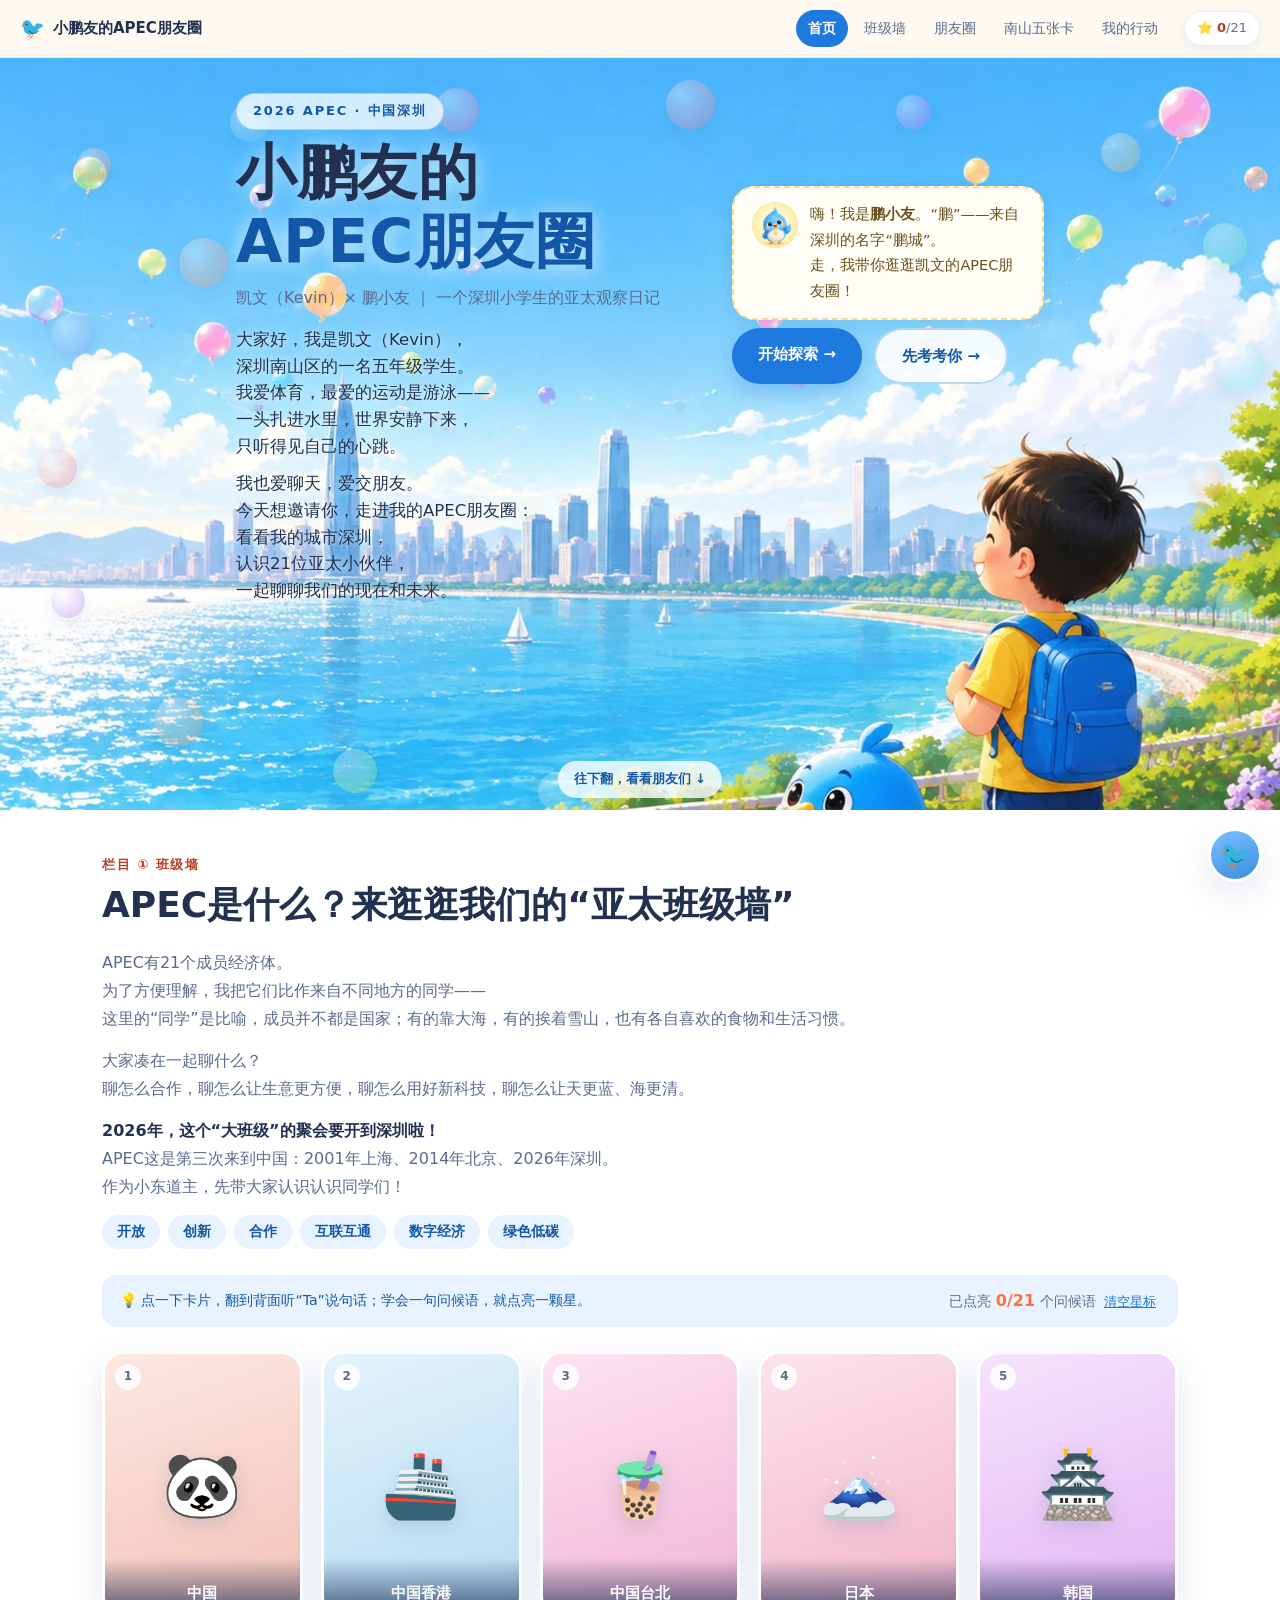
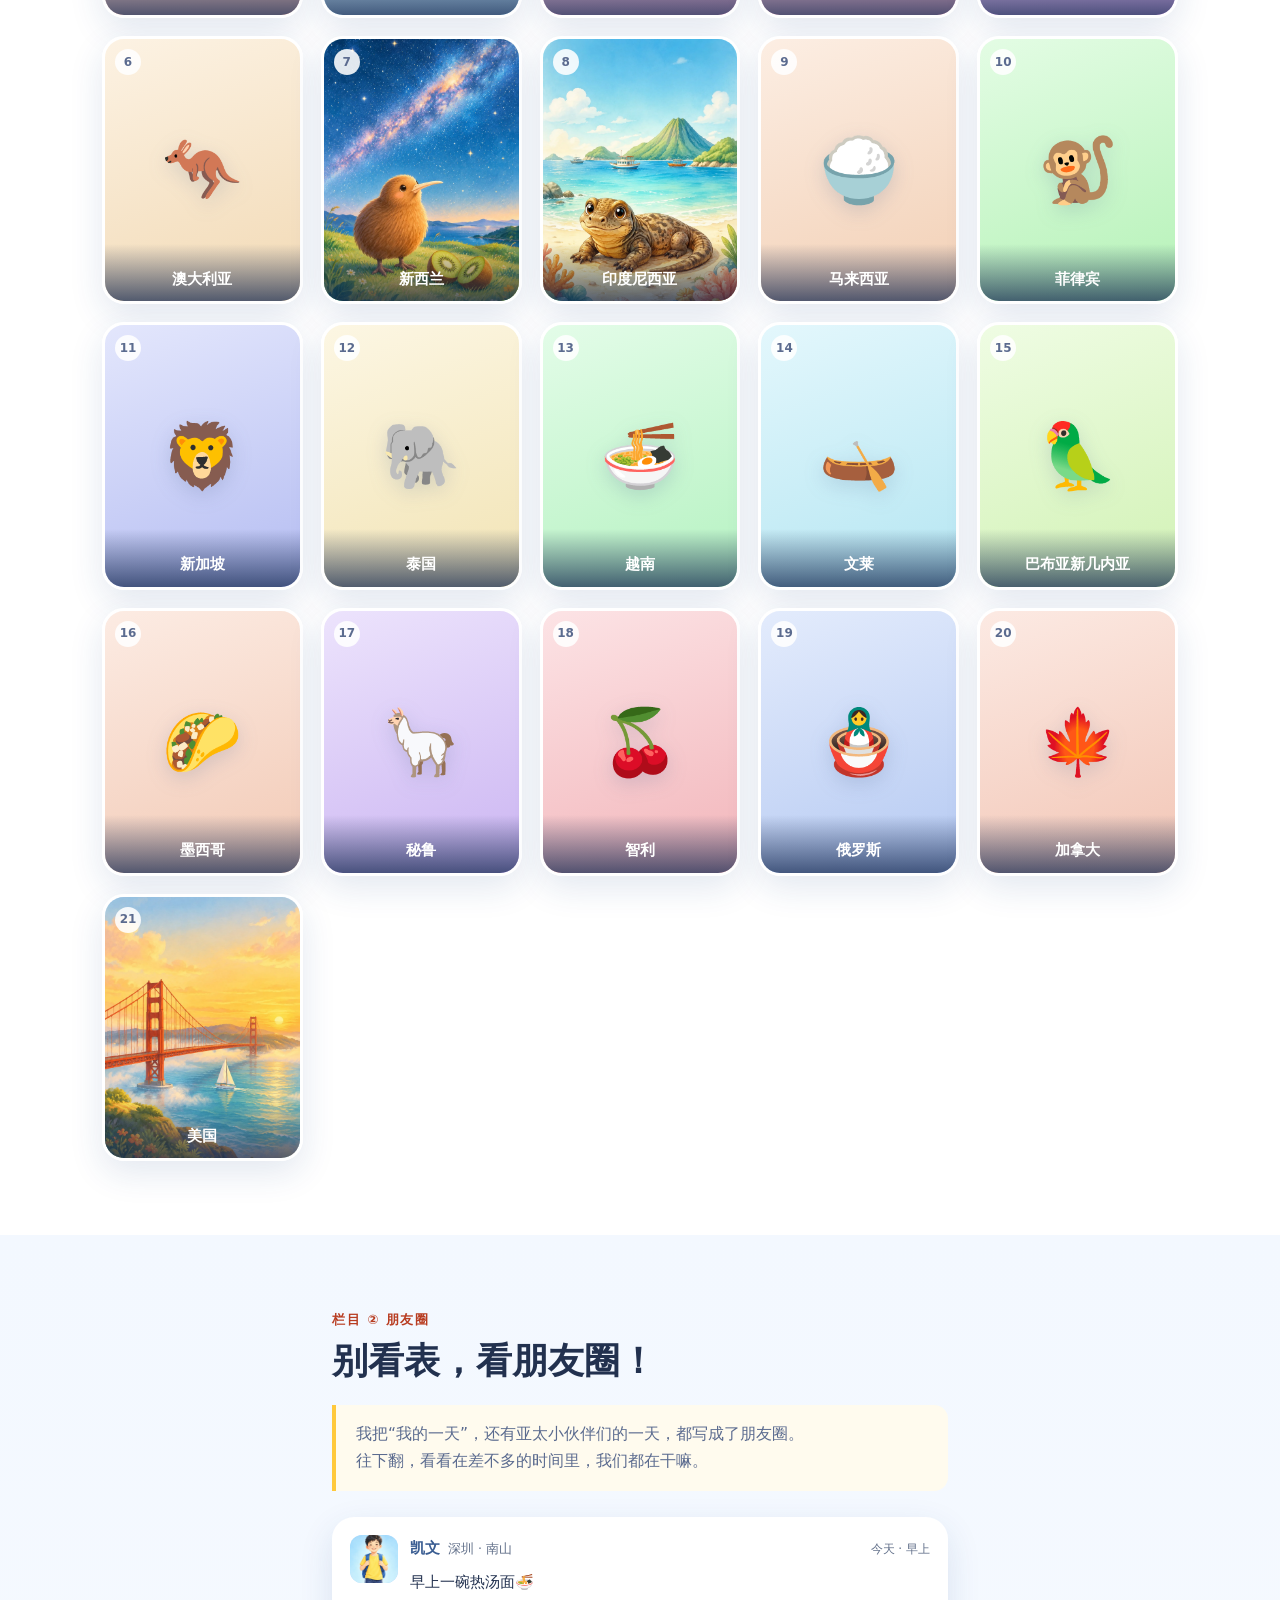
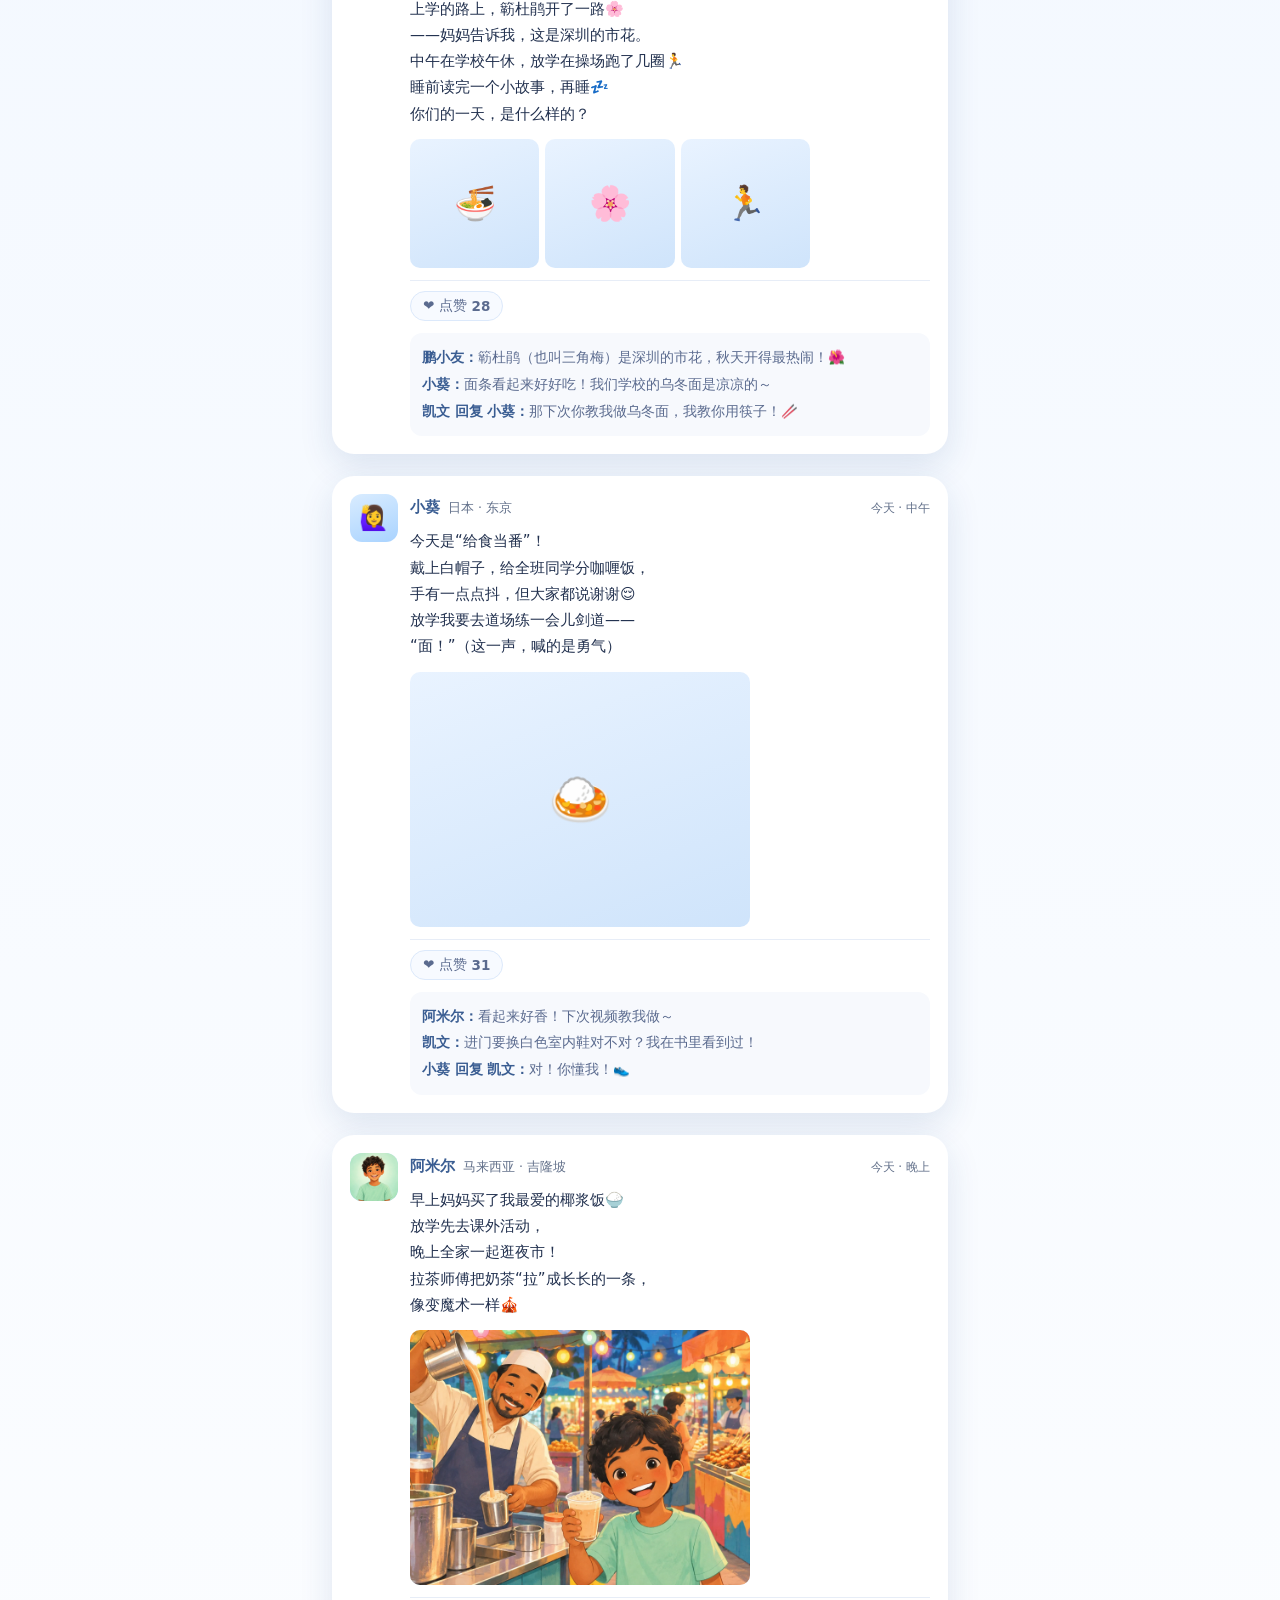
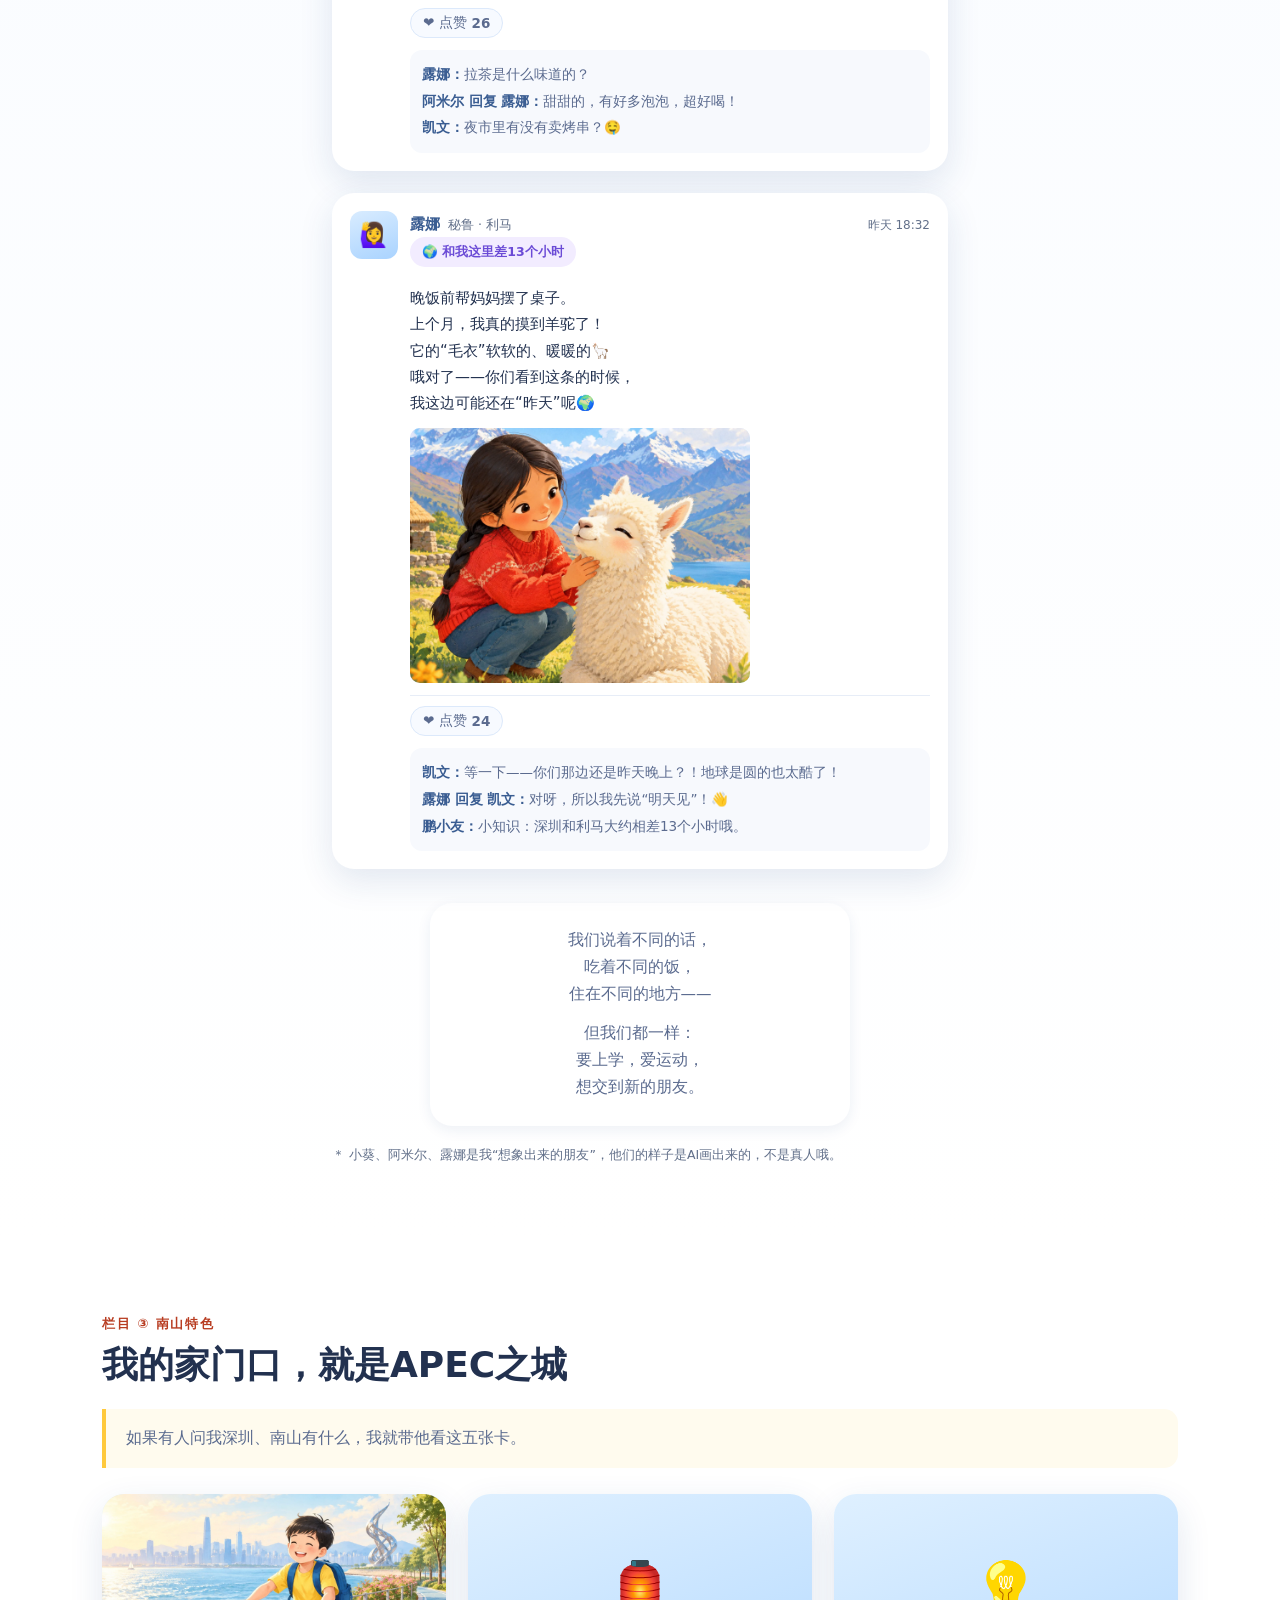
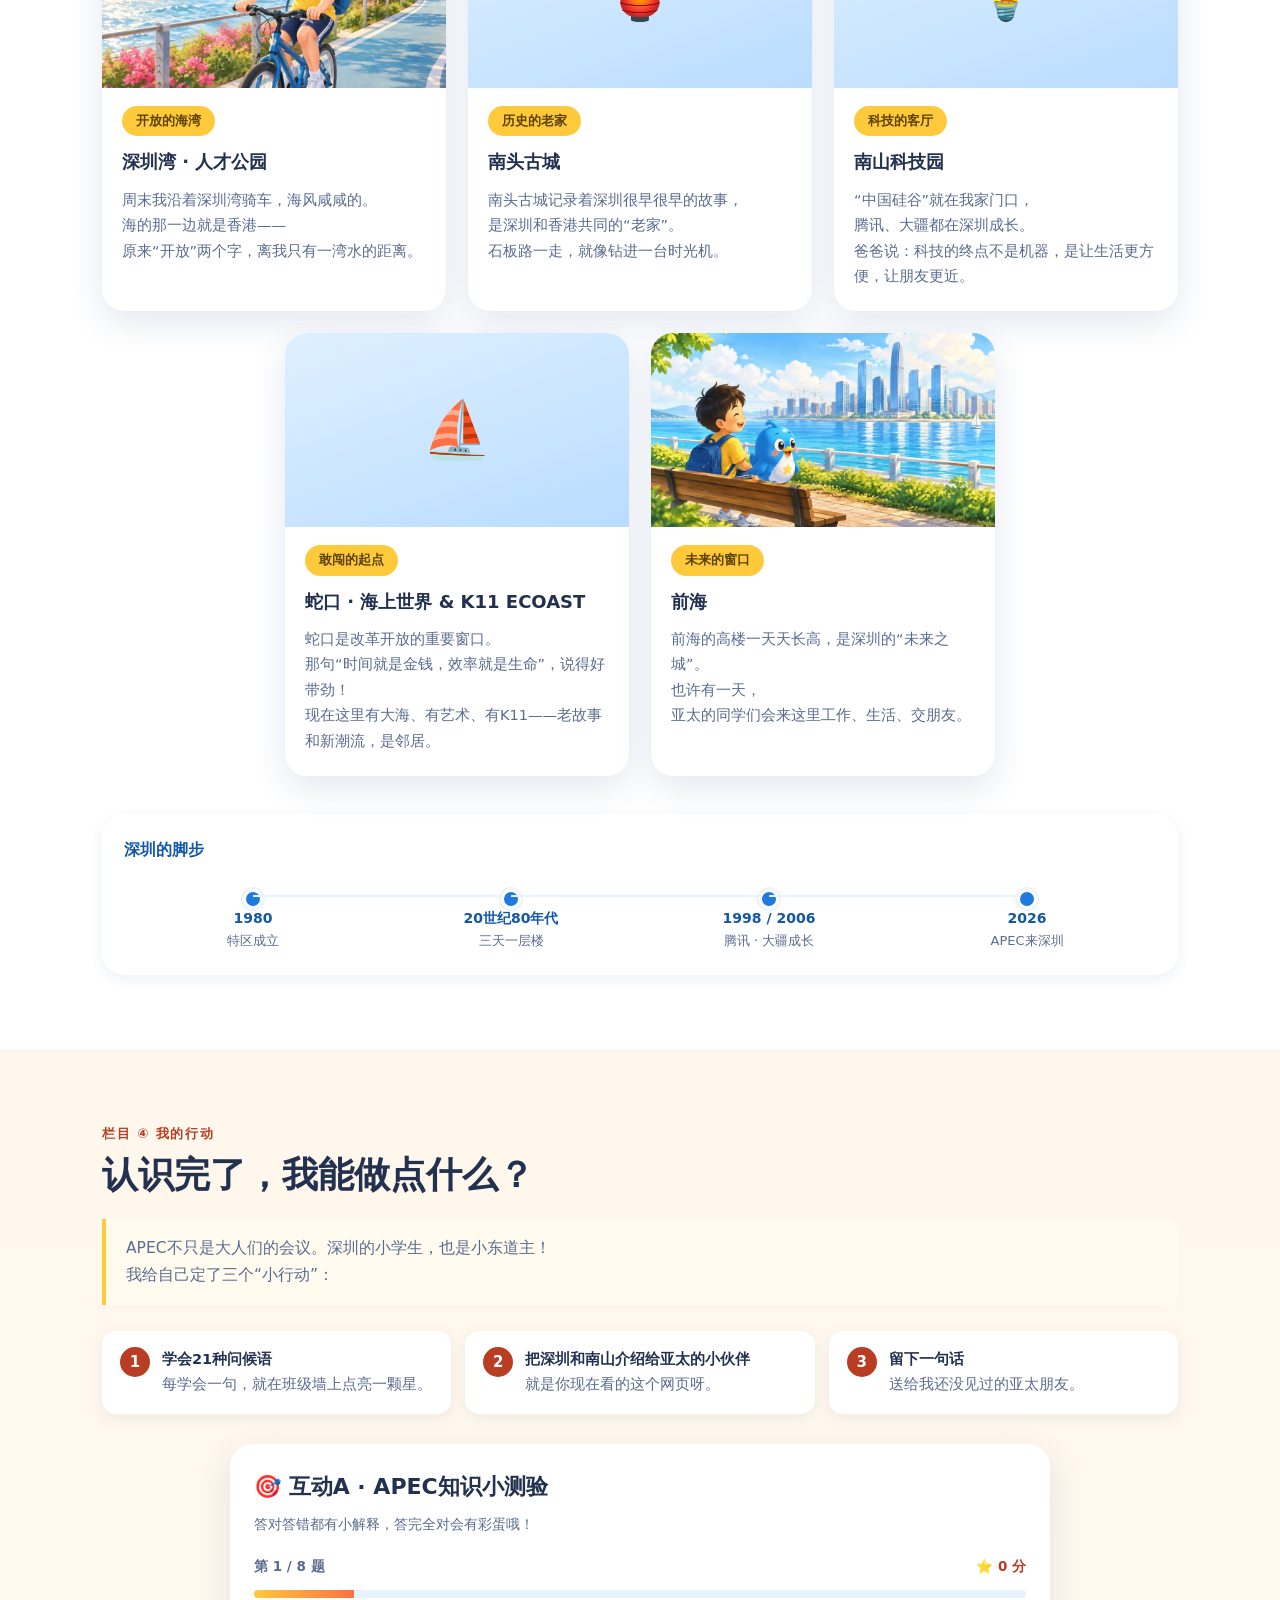
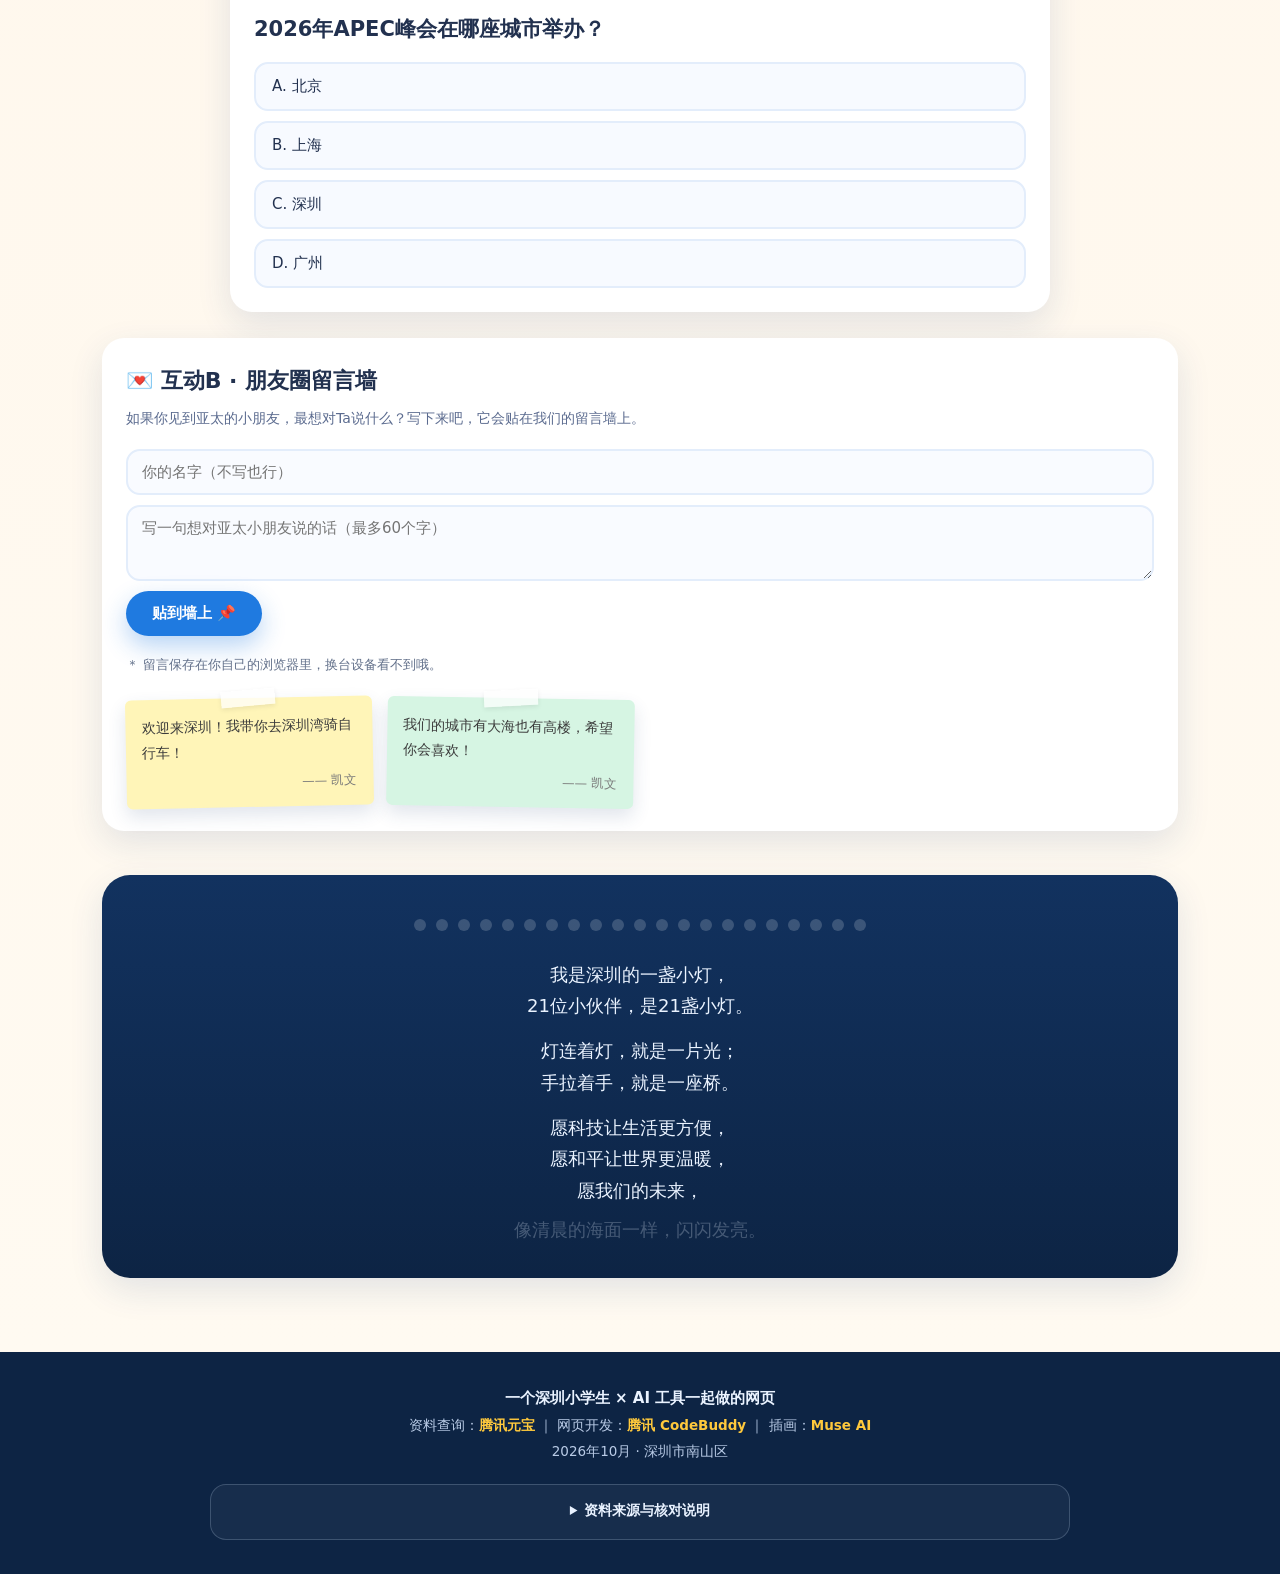
<file: index.html>
<!DOCTYPE html>
<html lang="zh-CN">
<head>
<meta charset="UTF-8">
<meta name="viewport" content="width=device-width, initial-scale=1">
<title>小鹏友的APEC朋友圈 ｜ 一个深圳小学生的亚太观察日记</title>
<meta name="description" content="2026年APEC来深圳啦！一个深圳南山的五年级小学生，带你看21个亚太经济体、亚太小伙伴的一天，还有家门口的南山五张卡。">
<meta name="theme-color" content="#1f7ae0">
<meta property="og:type" content="website">
<meta property="og:site_name" content="小鹏友的APEC朋友圈">
<meta property="og:locale" content="zh_CN">
<meta property="og:title" content="小鹏友的APEC朋友圈">
<meta property="og:description" content="一个深圳小学生的亚太观察日记：认识21个APEC成员经济体，看看亚太小伙伴的一天，逛逛家门口的南山五张卡。">
<meta property="og:url" content="https://dingyubin.github.io/apec-kids-site/">
<meta property="og:image" content="https://dingyubin.github.io/apec-kids-site/assets/share/og-cover.jpg">
<meta property="og:image:secure_url" content="https://dingyubin.github.io/apec-kids-site/assets/share/og-cover.jpg">
<meta property="og:image:width" content="1200">
<meta property="og:image:height" content="630">
<meta property="og:image:type" content="image/jpeg">
<meta property="og:image:alt" content="小鹏友的APEC朋友圈：凯文和鹏小友站在深圳湾边">
<meta name="twitter:card" content="summary_large_image">
<meta name="twitter:title" content="小鹏友的APEC朋友圈">
<meta name="twitter:description" content="一个深圳小学生的亚太观察日记：认识21个APEC成员经济体，看看亚太小伙伴的一天。">
<meta name="twitter:image" content="https://dingyubin.github.io/apec-kids-site/assets/share/og-cover.jpg">
<link rel="canonical" href="https://dingyubin.github.io/apec-kids-site/">
<link rel="icon" href="data:image/svg+xml,<svg xmlns='http://www.w3.org/2000/svg' viewBox='0 0 100 100'><text y='.9em' font-size='90'>🐦</text></svg>">
<link rel="stylesheet" href="css/style.css">
<noscript><style>.reveal{opacity:1;transform:none}.dynamic-only{display:none}.poem p{opacity:1;transform:none;animation:none}.ending-poem p{opacity:1;transform:none}</style></noscript>
</head>
<body>

<!-- ===== 顶部导航 ===== -->
<header class="topbar" id="topbar">
  <a class="brand" href="#home">
    <span class="brand-bird">🐦</span>
    <span class="brand-text">小鹏友的APEC朋友圈</span>
  </a>
  <nav class="nav" aria-label="页面导航">
    <a href="#home" class="nav-link">首页</a>
    <a href="#wall" class="nav-link">班级墙</a>
    <a href="#moments" class="nav-link">朋友圈</a>
    <a href="#nanshan" class="nav-link">南山五张卡</a>
    <a href="#action" class="nav-link">我的行动</a>
  </nav>
  <div class="nav-meter" title="已学会的问候语">
    ⭐ <span id="starCount">0</span><span class="muted">/21</span>
  </div>
</header>

<noscript>
  <p class="noscript" role="note">当前浏览器未启用 JavaScript，静态内容仍可阅读，翻卡、测验和留言等互动功能暂不可用。</p>
</noscript>

<div class="app-fallback" id="appFallback" role="status" aria-live="polite" hidden>
  <div>
    <b>这个页面有一段小旅程没有启动成功。</b>
    <span>你仍然可以阅读页面内容，或重新加载再试一次。</span>
  </div>
  <button type="button" class="btn primary" id="appReload">重新加载</button>
</div>

<main>

<!-- ===== 首页 ===== -->
<section id="home" class="hero">
  <div class="hero-scene" aria-hidden="true">
    <span class="sun"></span>
    <span class="cloud cloud-a"></span>
    <span class="cloud cloud-b"></span>
    <span class="skyline"></span>
    <span class="sea"><i class="wave w1"></i><i class="wave w2"></i><i class="wave w3"></i></span>
  </div>
  <div class="hero-photo" id="heroPhoto" aria-hidden="true"></div>
  <div class="bubble-field" id="bubbleField" aria-hidden="true"></div>

  <div class="hero-inner">
    <p class="kicker">2026 APEC · 中国深圳</p>
    <h1>小鹏友的<span class="h1-line">APEC朋友圈</span></h1>
    <p class="subtitle">凯文（Kevin）× 鹏小友 ｜ 一个深圳小学生的亚太观察日记</p>

    <div class="poem" id="introPoem">
      <p>大家好，我是凯文（Kevin），</p>
      <p>深圳南山区的一名五年级学生。</p>
      <p>我爱体育，最爱的运动是游泳——</p>
      <p>一头扎进水里，世界安静下来，</p>
      <p>只听得见自己的心跳。</p>
      <p class="p-gap">我也爱聊天，爱交朋友。</p>
      <p>今天想邀请你，走进我的APEC朋友圈：</p>
      <p>看看我的城市深圳，</p>
      <p>认识21位亚太小伙伴，</p>
      <p>一起聊聊我们的现在和未来。</p>
    </div>

    <div class="pengyou-say reveal">
      <span class="pengyou-face" data-emoji="🐦">
        <img src="assets/avatars/avatar-pengyou.webp" alt="鹏小友" onerror="this.remove()">
      </span>
      <p>嗨！我是<b>鹏小友</b>。“鹏”——来自深圳的名字“鹏城”。<br>走，我带你逛逛凯文的APEC朋友圈！</p>
    </div>

    <div class="hero-actions">
      <a class="btn primary" href="#wall">开始探索 →</a>
      <a class="btn ghost" href="#quiz">先考考你 →</a>
    </div>
  </div>

  <a class="scroll-hint" href="#wall">往下翻，看看朋友们 <span>↓</span></a>
</section>

<!-- ===== 栏目① 班级墙 ===== -->
<section id="wall" class="section sec-wall">
  <div class="wrap">
    <p class="section-kicker">栏目 ① 班级墙</p>
    <h2>APEC是什么？来逛逛我们的“亚太班级墙”</h2>

    <div class="lead reveal">
      <p>APEC有21个成员经济体。<br>为了方便理解，我把它们比作来自不同地方的同学——<br>这里的“同学”是比喻，成员并不都是国家；有的靠大海，有的挨着雪山，也有各自喜欢的食物和生活习惯。</p>
      <p>大家凑在一起聊什么？<br>聊怎么合作，聊怎么让生意更方便，聊怎么用好新科技，聊怎么让天更蓝、海更清。</p>
      <p><b>2026年，这个“大班级”的聚会要开到深圳啦！</b><br>APEC这是第三次来到中国：2001年上海、2014年北京、2026年深圳。<br>作为小东道主，先带大家认识认识同学们！</p>
    </div>

    <ul class="tags">
      <li>开放</li><li>创新</li><li>合作</li><li>互联互通</li><li>数字经济</li><li>绿色低碳</li>
    </ul>

    <div class="wall-bar reveal">
      <p class="hint">💡 点一下卡片，翻到背面听“Ta”说句话；学会一句问候语，就点亮一颗星。</p>
      <p class="meter">已点亮 <b><span id="starCount2">0</span>/21</b> 个问候语
        <button type="button" class="linkbtn" id="starReset">清空星标</button>
      </p>
    </div>

    <div class="card-grid dynamic-only" id="cardGrid"></div>
  </div>
</section>

<!-- ===== 栏目② 朋友圈 ===== -->
<section id="moments" class="section sec-moments">
  <div class="wrap narrow">
    <p class="section-kicker">栏目 ② 朋友圈</p>
    <h2>别看表，看朋友圈！</h2>
    <blockquote class="quote reveal">
      我把“我的一天”，还有亚太小伙伴们的一天，都写成了朋友圈。<br>
      往下翻，看看在差不多的时间里，我们都在干嘛。
    </blockquote>

    <div class="feed dynamic-only" id="feed"></div>

    <div class="mini-poem reveal">
      <p>我们说着不同的话，</p>
      <p>吃着不同的饭，</p>
      <p>住在不同的地方——</p>
      <p class="p-gap">但我们都一样：</p>
      <p>要上学，爱运动，</p>
      <p>想交到新的朋友。</p>
    </div>
    <p class="tiny-note">＊ 小葵、阿米尔、露娜是我“想象出来的朋友”，他们的样子是AI画出来的，不是真人哦。</p>
  </div>
</section>

<!-- ===== 栏目③ 南山五张卡 ===== -->
<section id="nanshan" class="section sec-nanshan">
  <div class="wrap">
    <p class="section-kicker">栏目 ③ 南山特色</p>
    <h2>我的家门口，就是APEC之城</h2>
    <blockquote class="quote reveal">如果有人问我深圳、南山有什么，我就带他看这五张卡。</blockquote>

    <div class="ns-grid dynamic-only" id="nsGrid"></div>

    <div class="timeline-wrap reveal">
      <h3 class="timeline-title">深圳的脚步</h3>
      <ol class="timeline dynamic-only" id="timeline"></ol>
    </div>
  </div>
</section>

<!-- ===== 栏目④ 我的行动 ===== -->
<section id="action" class="section sec-action">
  <div class="wrap">
    <p class="section-kicker">栏目 ④ 我的行动</p>
    <h2>认识完了，我能做点什么？</h2>
    <blockquote class="quote reveal">
      APEC不只是大人们的会议。深圳的小学生，也是小东道主！<br>我给自己定了三个“小行动”：
    </blockquote>

    <ol class="plans">
      <li class="reveal"><span class="plan-num">1</span><p><b>学会21种问候语</b><br>每学会一句，就在班级墙上点亮一颗星。</p></li>
      <li class="reveal"><span class="plan-num">2</span><p><b>把深圳和南山介绍给亚太的小伙伴</b><br>就是你现在看的这个网页呀。</p></li>
      <li class="reveal"><span class="plan-num">3</span><p><b>留下一句话</b><br>送给我还没见过的亚太朋友。</p></li>
    </ol>

    <!-- 测验 -->
    <div class="panel quiz-panel" id="quiz">
      <div class="panel-head">
        <h3>🎯 互动A · APEC知识小测验</h3>
        <p class="panel-sub">答对答错都有小解释，答完全对会有彩蛋哦！</p>
      </div>
      <div id="quizBox" class="dynamic-only"></div>
    </div>

    <!-- 留言墙 -->
    <div class="panel note-panel">
      <div class="panel-head">
        <h3>💌 互动B · 朋友圈留言墙</h3>
        <p class="panel-sub">如果你见到亚太的小朋友，最想对Ta说什么？写下来吧，它会贴在我们的留言墙上。</p>
      </div>
      <form class="note-form" id="noteForm" autocomplete="off">
        <input type="text" id="noteName" maxlength="12" placeholder="你的名字（不写也行）" aria-label="姓名，可不填，最多12个字">
        <textarea id="noteText" maxlength="60" placeholder="写一句想对亚太小朋友说的话（最多60个字）" aria-label="留言内容，最多60个字" required></textarea>
        <button class="btn primary" type="submit">贴到墙上 📌</button>
      </form>
      <p class="tiny-note">＊ 留言保存在你自己的浏览器里，换台设备看不到哦。</p>
      <div class="note-wall dynamic-only" id="noteWall"></div>
    </div>

    <!-- 结语诗 -->
    <div class="ending" id="ending">
      <div class="lamps dynamic-only" id="lamps" aria-hidden="true"></div>
      <div class="ending-poem" id="endingPoem">
        <p>我是深圳的一盏小灯，</p>
        <p>21位小伙伴，是21盏小灯。</p>
        <p class="p-gap">灯连着灯，就是一片光；</p>
        <p>手拉着手，就是一座桥。</p>
        <p class="p-gap">愿科技让生活更方便，</p>
        <p>愿和平让世界更温暖，</p>
        <p>愿我们的未来，</p>
        <p>像清晨的海面一样，闪闪发亮。</p>
      </div>
      <p class="ending-tag" id="endingTag" hidden>🪄 21盏小灯，亮啦！</p>
    </div>
  </div>
</section>

</main>

<!-- ===== 页脚 ===== -->
<footer class="footer">
  <p class="f1">一个深圳小学生 × AI 工具一起做的网页</p>
  <p class="f2">资料查询：<b id="creditResearch">腾讯元宝</b> ｜ 网页开发：<b id="creditCode">腾讯 CodeBuddy</b> ｜ 插画：<b>Muse AI</b></p>
  <p class="f3">2026年10月 · 深圳市南山区</p>

  <details class="sources">
    <summary>资料来源与核对说明</summary>
    <p class="sources-date">资料来源核对日期：2026年10月20日。以下链接均已在当日检查可访问。</p>
    <ul>
      <li><a href="https://www.apec.org/who-we-are/our-members" target="_blank" rel="noopener noreferrer">APEC：成员经济体</a><span>核对21个成员经济体及成员表述。</span></li>
      <li><a href="https://www.apec.org/who-we-are/history" target="_blank" rel="noopener noreferrer">APEC：历史</a><span>核对APEC合作背景与历次主办城市信息。</span></li>
      <li><a href="https://www.apec2026.cn/" target="_blank" rel="noopener noreferrer">APEC China 2026 官方网站</a><span>核对2026年APEC相关活动及主办城市。</span></li>
      <li><a href="https://www.apec2026.cn/node_204.html" target="_blank" rel="noopener noreferrer">APEC China 2026：深圳介绍</a><span>核对深圳城市介绍与开放、创新相关内容。</span></li>
      <li><a href="https://cgj.sz.gov.cn/xsmh/gysz/gydt/content/post_11719137.html" target="_blank" rel="noopener noreferrer">深圳市城市管理和综合执法局：簕杜鹃市花文化</a><span>核对簕杜鹃作为深圳市花的表述。</span></li>
      <li><a href="https://zjj.sz.gov.cn/xxgk/video/content/post_11348900.html" target="_blank" rel="noopener noreferrer">深圳市住房和建设局：深圳80年代建筑记忆</a><span>核对“三天一层楼”与“深圳速度”的时代背景。</span></li>
    </ul>
    <p class="sources-note">文中“小葵、阿米尔、露娜”为虚构的想象伙伴，相关插画由 AI 生成，不是真人照片。部分内容为便于儿童理解而采用比喻和简化表达。</p>
  </details>
</footer>

<!-- 鹏小友彩蛋 -->
<button class="egg" id="eggBtn" aria-label="点我，鹏小友有话要说">
  <span class="egg-bird">🐦</span>
</button>
<div class="egg-bubble" id="eggBubble" hidden></div>

<script>
(function () {
  window.__APEC_BOOT_STATE__ = { scriptError: false };
  function showFallback() {
    var notice = document.getElementById("appFallback");
    if (notice) notice.hidden = false;
  }
  window.__apecShowFallback = showFallback;
  window.__apecBootTimer = window.setTimeout(showFallback, 4000);
  window.addEventListener("error", function (event) {
    if (event && event.target && event.target.tagName === "SCRIPT") {
      window.__APEC_BOOT_STATE__.scriptError = true;
      showFallback();
      return;
    }
    /* 运行时脚本错误也可能发生在 app.js 顶层；仍保留可读内容并给出提示。 */
    if (!event.target || event.target === window) {
      window.__APEC_BOOT_STATE__.runtimeError = true;
      showFallback();
    }
  }, true);
  window.addEventListener("unhandledrejection", function () {
    window.__APEC_BOOT_STATE__.runtimeError = true;
    showFallback();
  });
})();
</script>
<script src="js/assets-manifest.js"></script>
<script src="js/data.js"></script>
<script src="js/app.js"></script>
</body>
</html>
</file>
<file: css/style.css>
/* ================================================================
   《小鹏友的APEC朋友圈》样式
   ================================================================ */

:root{
  --ink:#22314f;
  --ink-2:#5b6b8f;
  --ink-3:#62708a;
  --cream:#fffaf1;
  --paper:#ffffff;
  --blue:#1f7ae0;
  --blue-d:#1257a8;
  --blue-l:#e8f3ff;
  --coral:#ff7043;
  --coral-ink:#b83d22;
  --sun:#ffc93c;
  --mint:#2fc39b;
  --pink:#ff8fb1;
  --line:#e7edf7;
  --shadow-s:0 4px 14px rgba(28,66,130,.08);
  --shadow:0 12px 34px rgba(28,66,130,.12);
  --radius:22px;
  --radius-s:14px;
  --wrap:1120px;
  --font:"PingFang SC","Hiragino Sans GB","Microsoft YaHei",system-ui,-apple-system,"Segoe UI",sans-serif;
}

*{box-sizing:border-box}
html{scroll-behavior:smooth}
body{
  margin:0;
  font-family:var(--font);
  color:var(--ink);
  background:var(--cream);
  line-height:1.75;
  -webkit-font-smoothing:antialiased;
  overflow-x:hidden;
}
img{max-width:100%;display:block}
b{font-weight:700}
a{color:inherit}

.wrap{max-width:var(--wrap);margin:0 auto;padding:0 22px}
.wrap.narrow{max-width:660px}

/* ---------- 无脚本 / 启动失败提示 ---------- */
.noscript{
  margin:0;padding:12px 20px;text-align:center;
  background:#fff4cf;color:#624b08;border-bottom:1px solid #efd47f;
  font-size:14px;font-weight:600;
}
.app-fallback{
  position:fixed;left:50%;top:74px;z-index:90;
  width:min(780px,calc(100vw - 40px));transform:translateX(-50%);
  display:flex;align-items:center;justify-content:space-between;gap:20px;
  padding:14px 16px 14px 20px;border:1px solid #e9c76a;border-radius:16px;
  background:#fff8df;color:#573f05;box-shadow:0 14px 36px rgba(47,55,78,.2);
}
.app-fallback[hidden]{display:none}
.app-fallback b{display:block;font-size:14.5px}
.app-fallback span{display:block;margin-top:2px;color:#746128;font-size:13px;line-height:1.55}
.app-fallback .btn{flex:0 0 auto;padding:9px 18px;font-size:13px}
.empty-note{
  margin:0;padding:18px 20px;border:2px dashed #d9e7fa;border-radius:var(--radius-s);
  background:#f8fbff;color:var(--ink-2);font-size:14px;text-align:center;
}

/* ---------- 顶部导航 ---------- */
.topbar{
  position:sticky;top:0;z-index:60;
  display:flex;align-items:center;gap:14px;
  padding:10px 20px;
  background:rgba(255,250,241,.86);
  backdrop-filter:blur(12px);
  border-bottom:1px solid var(--line);
}
.brand{display:flex;align-items:center;gap:8px;text-decoration:none;font-weight:800;font-size:15px;white-space:nowrap}
.brand-bird{font-size:20px}
.nav{display:flex;gap:4px;margin-left:auto;overflow-x:auto;scrollbar-width:none}
.nav::-webkit-scrollbar{display:none}
.nav-link{
  text-decoration:none;font-size:14px;color:var(--ink-2);
  padding:6px 12px;border-radius:999px;white-space:nowrap;transition:.2s;
}
.nav-link:hover{background:var(--blue-l);color:var(--blue-d)}
.nav-link.active{background:var(--blue);color:#fff;font-weight:600}
.nav-meter{
  font-size:13px;font-weight:700;color:var(--coral-ink);
  background:#fff;border:1px solid var(--line);border-radius:999px;
  padding:5px 12px;white-space:nowrap;box-shadow:var(--shadow-s);
}
.nav-meter .muted{color:var(--ink-3);font-weight:500}

/* ---------- 首页 ---------- */
.hero{
  position:relative;min-height:100svh;
  display:flex;flex-direction:column;justify-content:center;
  padding:56px 22px 90px;overflow:hidden;
}
.hero-scene{position:absolute;inset:0;z-index:0;overflow:hidden;
  background:linear-gradient(180deg,#bfe6ff 0%,#e9f6ff 46%,#fff6e6 67%,#ffe9d2 100%);}
.sun{position:absolute;top:9%;right:14%;width:110px;height:110px;border-radius:50%;
  background:radial-gradient(circle at 40% 40%,#fff3c4,#ffd45e 62%,#ffbf3c);
  box-shadow:0 0 90px 30px rgba(255,205,80,.5);animation:sunPulse 7s ease-in-out infinite}
@keyframes sunPulse{50%{transform:scale(1.05)}}
.cloud{position:absolute;height:26px;border-radius:999px;background:rgba(255,255,255,.85);
  filter:blur(.4px);animation:drift 40s linear infinite}
.cloud::before,.cloud::after{content:"";position:absolute;background:inherit;border-radius:50%}
.cloud::before{width:38px;height:38px;left:16px;top:-18px}
.cloud::after{width:26px;height:26px;left:52px;top:-12px}
.cloud-a{top:16%;left:-10%;width:96px}
.cloud-b{top:29%;left:24%;width:70px;opacity:.75;animation-duration:56s;animation-delay:-12s}
@keyframes drift{to{transform:translateX(130vw)}}
.skyline{position:absolute;left:0;right:0;bottom:26%;height:130px;opacity:.5;
  background:
    repeating-linear-gradient(90deg,
      rgba(90,140,205,.55) 0 26px, transparent 26px 40px,
      rgba(90,140,205,.4) 40px 74px, transparent 74px 92px,
      rgba(90,140,205,.5) 92px 130px, transparent 130px 150px);
  mask-image:linear-gradient(180deg,transparent 0 30%,#000 62%,#000 100%);
  -webkit-mask-image:linear-gradient(180deg,transparent 0 30%,#000 62%,#000 100%);}
.sea{position:absolute;left:0;right:0;bottom:0;height:26%;
  background:linear-gradient(180deg,#8fd8ee,#3fa9d8 60%,#2b8dc0)}
.wave{position:absolute;left:-10%;width:120%;height:16px;border-radius:50%;background:rgba(255,255,255,.35)}
.w1{top:12%;animation:waveMove 9s ease-in-out infinite}
.w2{top:38%;width:100%;left:-4%;opacity:.7;animation:waveMove 12s ease-in-out infinite reverse}
.w3{top:64%;opacity:.45;animation:waveMove 15s ease-in-out infinite}
@keyframes waveMove{50%{transform:translateX(3%) translateY(5px)}}
.hero-photo{position:absolute;inset:0;z-index:1;opacity:0;transition:opacity .8s ease;
  background-size:cover;background-position:center}
.hero.has-photo .hero-photo{opacity:1}
.hero.has-photo .hero-scene{opacity:0;transition:opacity .8s}

.bubble-field{position:absolute;inset:0;z-index:2;pointer-events:none}
.bubble{
  position:absolute;pointer-events:auto;cursor:pointer;
  border:none;border-radius:50%;
  display:grid;place-items:center;
  font-size:12px;font-weight:700;color:#fff;
  box-shadow:0 6px 16px rgba(20,60,120,.22);
  animation:float 6s ease-in-out infinite;
  transition:transform .2s;
}
.bubble:hover{transform:scale(1.15)}
.bubble:active{transform:scale(.9)}
@keyframes float{50%{transform:translateY(-10px)}}

.hero-inner{position:relative;z-index:3;max-width:720px;margin:0 auto;text-align:center}
.kicker{
  display:inline-block;margin:0 0 14px;
  font-size:13px;font-weight:700;letter-spacing:.14em;color:var(--blue-d);
  background:rgba(255,255,255,.75);border:1px solid rgba(31,122,224,.25);
  padding:6px 16px;border-radius:999px;backdrop-filter:blur(6px);
}
h1{
  margin:0 0 10px;font-size:clamp(34px,6.4vw,60px);line-height:1.15;letter-spacing:.01em;
  text-shadow:0 2px 20px rgba(255,255,255,.75);
}
h1 .h1-line{display:block;color:var(--blue-d)}
.subtitle{margin:0 0 26px;color:var(--ink-2);font-size:clamp(13px,2.4vw,16px)}
.poem{
  margin:0 auto 24px;max-width:520px;
  background:rgba(255,255,255,.82);backdrop-filter:blur(8px);
  border:1px solid rgba(255,255,255,.9);border-radius:var(--radius);
  padding:22px 26px;box-shadow:var(--shadow);text-align:left;
}
.poem p{margin:0 0 2px;font-size:clamp(14px,2.5vw,16.5px);opacity:0;transform:translateY(10px);animation:lineIn .6s ease forwards}
.poem p:nth-child(1){animation-delay:.15s}
.poem p:nth-child(2){animation-delay:.35s}
.poem p:nth-child(3){animation-delay:.55s}
.poem p:nth-child(4){animation-delay:.75s}
.poem p:nth-child(5){animation-delay:.95s}
.poem p:nth-child(6){animation-delay:1.15s}
.poem p:nth-child(7){animation-delay:1.35s}
.poem p:nth-child(8){animation-delay:1.55s}
.poem p:nth-child(9){animation-delay:1.75s}
.poem p:nth-child(10){animation-delay:1.95s}
@keyframes lineIn{to{opacity:1;transform:none}}
.p-gap{margin-top:.75em !important}

.pengyou-say{
  display:flex;gap:12px;align-items:flex-start;text-align:left;
  max-width:540px;margin:0 auto 26px;
  background:#fffdf6;border:2px dashed #ffd98a;border-radius:var(--radius);
  padding:14px 18px;box-shadow:var(--shadow-s);
}
.pengyou-say p{margin:0;font-size:14.5px;color:#6a5220}
.pengyou-face{
  position:relative;flex:0 0 46px;width:46px;height:46px;border-radius:50%;overflow:hidden;
  background:linear-gradient(160deg,#cfe9ff,#9ed0ff);display:grid;place-items:center;font-size:24px;
}
.pengyou-face::before{content:attr(data-emoji)}
.pengyou-face img{position:absolute;inset:0;width:100%;height:100%;object-fit:cover}

.hero-actions{display:flex;gap:12px;justify-content:center;flex-wrap:wrap}
.btn{
  display:inline-block;border:none;cursor:pointer;text-decoration:none;
  font-family:inherit;font-size:15px;font-weight:700;
  padding:13px 26px;border-radius:999px;transition:.22s;
}
.btn.primary{background:var(--blue);color:#fff;box-shadow:0 10px 24px rgba(31,122,224,.32)}
.btn.primary:hover{background:var(--blue-d);transform:translateY(-2px)}
.btn.ghost{background:rgba(255,255,255,.9);color:var(--blue-d);border:2px solid rgba(31,122,224,.3)}
.btn.ghost:hover{background:#fff;transform:translateY(-2px)}
.btn:disabled{opacity:.55;cursor:default;transform:none}

.scroll-hint{
  position:absolute;left:50%;bottom:22px;transform:translateX(-50%);z-index:3;
  color:var(--blue-d);text-decoration:none;font-size:13px;font-weight:600;
  background:rgba(255,255,255,.8);padding:7px 16px;border-radius:999px;
}
.scroll-hint span{display:inline-block;animation:bounce 1.6s infinite}
@keyframes bounce{50%{transform:translateY(4px)}}

/* 泡泡问候小黑板 */
.bubble-toast{
  position:fixed;left:50%;bottom:88px;transform:translateX(-50%) translateY(14px);
  z-index:70;background:#22314f;color:#fff;font-size:14px;
  padding:10px 20px;border-radius:999px;box-shadow:var(--shadow);
  opacity:0;transition:.3s;pointer-events:none;max-width:88vw;text-align:center;
}
.bubble-toast.show{opacity:1;transform:translateX(-50%)}

/* ---------- 通用区块 ---------- */
.section{padding:74px 0;position:relative;scroll-margin-top:64px}
.section-kicker{margin:0 0 6px;font-size:13px;font-weight:800;letter-spacing:.12em;color:var(--coral-ink)}
h2{margin:0 0 20px;font-size:clamp(24px,4.4vw,36px);line-height:1.3}
h3{margin:0;font-size:clamp(18px,3vw,22px)}
.lead p{margin:0 0 14px;color:var(--ink-2);font-size:16px}
.lead b{color:var(--ink)}
.quote{
  margin:0 0 26px;padding:16px 20px;border-left:4px solid var(--sun);
  background:#fffbee;border-radius:0 var(--radius-s) var(--radius-s) 0;
  color:var(--ink-2);font-size:15.5px;
}
.tiny-note{margin:18px 0 0;font-size:12.5px;color:var(--ink-3)}

.sec-wall{background:#fff}
.sec-moments{background:linear-gradient(180deg,#f3f8ff,#fff)}
.sec-nanshan{background:#fff}
.sec-action{background:linear-gradient(180deg,#fff7ec,#fffaf1)}

.tags{display:flex;flex-wrap:wrap;gap:8px;list-style:none;padding:0;margin:0 0 26px}
.tags li{
  font-size:13.5px;font-weight:700;color:var(--blue-d);
  background:var(--blue-l);border-radius:999px;padding:5px 15px;
}

/* ---------- 卡片墙 ---------- */
.wall-bar{
  display:flex;justify-content:space-between;align-items:center;gap:14px;flex-wrap:wrap;
  background:var(--blue-l);border-radius:var(--radius-s);padding:12px 18px;margin-bottom:24px;
}
.wall-bar .hint{margin:0;font-size:14px;color:var(--blue-d)}
.wall-bar .meter{margin:0;font-size:14px;color:var(--ink-2)}
.wall-bar .meter b{color:var(--coral);font-size:16px}
.linkbtn{background:none;border:none;color:var(--blue);font-family:inherit;font-size:13px;cursor:pointer;text-decoration:underline;padding:2px 4px}

.card-grid{display:grid;grid-template-columns:repeat(auto-fill,minmax(168px,1fr));gap:18px}
.card{
  perspective:1100px;aspect-ratio:3/4;scroll-margin-top:80px;
}
.card-front:focus-visible{outline:4px solid var(--blue);outline-offset:3px}
.cb-star:focus-visible,.cb-flip:focus-visible{outline:3px solid var(--blue);outline-offset:2px}
.card-inner{position:relative;width:100%;height:100%;transition:transform .6s cubic-bezier(.4,.2,.2,1);transform-style:preserve-3d}
.card.flipped .card-inner{transform:rotateY(180deg)}
/* Inert and aria-hidden in the markup keep the rotated-away face out of interaction. */
.card:not(.flipped) .card-back{pointer-events:none}
.card.flipped .card-front{pointer-events:none}
.card-face{
  position:absolute;inset:0;border-radius:var(--radius);overflow:hidden;
  backface-visibility:hidden;-webkit-backface-visibility:hidden;
  box-shadow:var(--shadow);border:3px solid #fff;
}
.card-front{
  display:block;width:100%;height:100%;padding:0;text-align:inherit;
  font:inherit;color:inherit;cursor:pointer;appearance:none;-webkit-appearance:none;
  background:linear-gradient(160deg,hsl(var(--h) 82% 94%),hsl(var(--h) 70% 83%));
}
.card-front .ph{
  position:absolute;inset:0;display:grid;place-items:center;font-size:64px;
  filter:drop-shadow(0 6px 10px rgba(60,90,140,.18));
}
.card-front img{position:absolute;inset:0;width:100%;height:100%;object-fit:cover}
.card-name{
  position:absolute;left:0;right:0;bottom:0;padding:26px 12px 12px;
  font-size:15px;font-weight:800;color:#fff;text-align:center;line-height:1.3;
  background:linear-gradient(180deg,transparent,rgba(20,40,80,.72));
}
.card-num{
  position:absolute;top:10px;left:10px;width:26px;height:26px;border-radius:50%;
  background:rgba(255,255,255,.88);color:var(--ink-2);font-size:12px;font-weight:800;
  display:grid;place-items:center;
}
.card-back{
  transform:rotateY(180deg);
  background:#fff;display:flex;flex-direction:column;gap:8px;
  padding:18px 16px;text-align:left;
}
.card-back .cb-name{margin:0;font-size:14px;font-weight:800;color:var(--blue-d)}
.card-back .cb-text{margin:0;font-size:13.5px;color:var(--ink-2);line-height:1.65;flex:1;overflow:auto}
.cb-star{
  border:2px solid var(--sun);background:#fffbeb;color:#805b00;
  font-family:inherit;font-size:12.5px;font-weight:700;cursor:pointer;
  padding:7px 10px;border-radius:999px;transition:.2s;
}
.cb-star:disabled{cursor:default}
.cb-star:hover{background:#fff3c9}
.cb-star.on{background:var(--sun);color:#5c4300;border-color:#e8a800}
.cb-flip{
  align-self:center;border:0;background:none;color:var(--blue-d);font-family:inherit;
  font-size:12px;font-weight:700;cursor:pointer;text-decoration:underline;
  text-underline-offset:3px;padding:2px 4px;
}

/* ---------- 朋友圈 ---------- */
.feed{display:flex;flex-direction:column;gap:22px}
.post{
  background:#fff;border-radius:var(--radius);box-shadow:var(--shadow);
  padding:18px;display:grid;grid-template-columns:48px 1fr;gap:12px;
}
.post-avatar{
  width:48px;height:48px;border-radius:12px;overflow:hidden;position:relative;
  background:linear-gradient(160deg,#d9ecff,#a9d3ff);display:grid;place-items:center;font-size:24px;
}
.post-avatar::before{content:attr(data-emoji)}
.post-avatar img{position:absolute;inset:0;width:100%;height:100%;object-fit:cover}
.post-head{display:flex;align-items:baseline;gap:8px;flex-wrap:wrap}
.post-name{font-weight:800;color:#3a5d92;font-size:15px}
.post-place{font-size:12.5px;color:var(--ink-3)}
.post-time{font-size:12px;color:var(--ink-3);margin-left:auto}
.post-text{margin:8px 0 12px;font-size:15px;white-space:pre-line}
.post-badge{
  display:inline-block;margin:0 0 10px;font-size:12.5px;font-weight:700;
  background:#f2ecff;color:#6b4bd6;border-radius:999px;padding:4px 12px;
}
.post-media{display:grid;gap:6px;margin-bottom:12px}
.post-media.one{grid-template-columns:1fr;max-width:340px}
.post-media.multi{grid-template-columns:repeat(3,1fr);max-width:400px}
.media{
  position:relative;border-radius:10px;overflow:hidden;background:linear-gradient(160deg,#e9f3ff,#cfe4fb);
  aspect-ratio:1/1;display:grid;place-items:center;font-size:34px;
}
.post-media.one .media{aspect-ratio:4/3;font-size:52px}
.media::before{content:attr(data-emoji)}
.media img{position:absolute;inset:0;width:100%;height:100%;object-fit:cover}
.post-foot{display:flex;align-items:center;gap:14px;border-top:1px solid var(--line);padding-top:10px}
.like-btn{
  border:1px solid #dce9fb;background:#f7faff;font-family:inherit;font-size:13.5px;color:var(--ink-2);
  cursor:pointer;display:inline-flex;align-items:center;gap:5px;padding:5px 12px;border-radius:999px;transition:.2s;
}
.like-btn:hover{border-color:#ffc9b9;background:#fff6f2;color:var(--coral-ink)}
.like-btn:focus-visible{outline:3px solid rgba(31,122,224,.28);outline-offset:2px}
.like-btn.liked{border-color:#ffd0c2;background:#fff1ec;color:var(--coral-ink);font-weight:700}
.like-btn.pop{animation:likePop .45s}
@keyframes likePop{40%{transform:scale(1.28)}}
.comments{margin:12px 0 0;padding:10px 12px;list-style:none;background:#f7f9fd;border-radius:12px;font-size:13.5px}
.comments li{margin:3px 0;color:var(--ink-2)}
.comments b{color:#3a5d92;font-weight:700}

.mini-poem{
  margin:34px auto 0;max-width:420px;text-align:center;
  background:#fff;border-radius:var(--radius);padding:24px 22px;box-shadow:var(--shadow-s);
  font-size:15.5px;color:var(--ink-2);
}
.mini-poem p{margin:0}

/* ---------- 南山五张卡 ---------- */
.ns-grid{display:grid;gap:22px;grid-template-columns:repeat(auto-fit,minmax(280px,1fr));margin-bottom:38px}
.ns-card{
  background:#fff;border-radius:var(--radius);overflow:hidden;box-shadow:var(--shadow);
  display:flex;flex-direction:column;transition:.25s;
}
.ns-card:hover{transform:translateY(-4px);box-shadow:0 18px 40px rgba(28,66,130,.16)}
.ns-media{position:relative;aspect-ratio:16/9;background:linear-gradient(160deg,#dff0ff,#b9dcff);display:grid;place-items:center;font-size:56px}
.ns-media::before{content:attr(data-emoji)}
.ns-media img{position:absolute;inset:0;width:100%;height:100%;object-fit:cover}
.ns-body{padding:18px 20px 22px}
.ns-tag{
  display:inline-block;background:var(--sun);color:#5c4300;font-weight:800;font-size:13px;
  padding:4px 14px;border-radius:999px;margin-bottom:10px;
}
.ns-title{margin:0 0 10px;font-size:18px}
.ns-lines p{margin:0;color:var(--ink-2);font-size:14.5px}

.timeline-wrap{background:#fff;border-radius:var(--radius);padding:22px;box-shadow:var(--shadow-s)}
.timeline-title{margin:0 0 16px;font-size:16px;color:var(--blue-d)}
.timeline{display:flex;list-style:none;margin:0;padding:0;gap:0;flex-wrap:wrap}
.timeline li{flex:1 1 140px;position:relative;padding:26px 8px 0;text-align:center}
.timeline li::before{
  content:"";position:absolute;top:9px;left:50%;transform:translateX(-50%);
  width:14px;height:14px;border-radius:50%;background:var(--blue);border:3px solid #fff;
  box-shadow:0 0 0 2px var(--blue-l);
}
.timeline li::after{content:"";position:absolute;top:15px;left:50%;width:100%;height:2px;background:var(--blue-l)}
.timeline li:last-child::after{display:none}
.timeline .tl-year{display:block;font-weight:800;color:var(--blue-d);font-size:14px}
.timeline .tl-text{display:block;font-size:13px;color:var(--ink-2)}

/* ---------- 我的行动 ---------- */
.plans{list-style:none;margin:0 0 30px;padding:0;display:grid;gap:14px;grid-template-columns:repeat(auto-fit,minmax(240px,1fr))}
.plans li{display:flex;gap:12px;background:#fff;border-radius:var(--radius-s);padding:16px 18px;box-shadow:var(--shadow-s)}
.plans p{margin:0;font-size:14.5px;color:var(--ink-2)}
.plans b{color:var(--ink)}
.plan-num{
  flex:0 0 30px;width:30px;height:30px;border-radius:50%;background:var(--coral-ink);color:#fff;
  display:grid;place-items:center;font-weight:800;font-size:15px;
}
.panel{background:#fff;border-radius:var(--radius);box-shadow:var(--shadow);padding:24px;margin-bottom:26px;scroll-margin-top:80px}
.quiz-panel{max-width:820px;margin-left:auto;margin-right:auto}
.panel-head{margin-bottom:18px}
.panel-sub{margin:6px 0 0;font-size:14px;color:var(--ink-2)}

/* 测验 */
.quiz-top{display:flex;align-items:center;gap:12px;margin-bottom:16px;flex-wrap:wrap}
.quiz-count{font-size:13.5px;font-weight:700;color:var(--ink-2)}
.quiz-score{font-size:13.5px;font-weight:700;color:var(--coral-ink);margin-left:auto}
.progress{flex:1 1 100%;height:8px;background:var(--blue-l);border-radius:999px;overflow:hidden}
.progress i{display:block;height:100%;width:0;background:linear-gradient(90deg,var(--sun),var(--coral));transition:width .35s}
.quiz-q{font-size:clamp(17px,3vw,21px);margin:0 0 16px;line-height:1.5}
.quiz-options{display:grid;gap:10px}
.opt{
  text-align:left;font-family:inherit;font-size:15px;cursor:pointer;
  background:#f7faff;border:2px solid #e3edfb;border-radius:var(--radius-s);
  padding:13px 16px;transition:.18s;color:var(--ink);
}
.opt:hover:not(:disabled){border-color:var(--blue);background:#fff;transform:translateX(3px)}
.opt:disabled{cursor:default}
.opt.right{border-color:var(--mint);background:#eafaf4;font-weight:700}
.opt.wrong{border-color:var(--coral);background:#fff1ec;animation:shake .4s}
@keyframes shake{25%{transform:translateX(-5px)}75%{transform:translateX(5px)}}
.quiz-feedback{margin-top:16px;border-radius:var(--radius-s);padding:14px 16px;font-size:14px;background:#f7faff}
.quiz-feedback.ok{background:#eafaf4}
.quiz-feedback.no{background:#fff1ec}
.quiz-feedback p{margin:0 0 6px}
.quiz-feedback .tip{color:var(--ink-2);font-size:13.5px}
.quiz-feedback .btn{margin-top:10px;padding:10px 22px;font-size:14px}
.quiz-result{text-align:center;padding:10px 0}
.quiz-result .big{font-size:42px;margin:0 0 6px}
.quiz-result h4{margin:0 0 8px;font-size:22px}
.quiz-result p{margin:0 0 18px;color:var(--ink-2)}
.confetti{position:relative;height:0}
.confetti i{
  position:absolute;top:0;width:9px;height:9px;border-radius:2px;opacity:0;
  animation:drop 1.6s ease-out forwards;
}
@keyframes drop{
  0%{opacity:1;transform:translate(0,0) rotate(0)}
  100%{opacity:0;transform:translate(var(--dx),160px) rotate(540deg)}
}

/* 留言墙 */
.note-form{display:grid;gap:10px}
.note-form input,.note-form textarea{
  font-family:inherit;font-size:15px;color:var(--ink);
  border:2px solid #e3edfb;border-radius:var(--radius-s);padding:12px 14px;background:#f9fbff;
  resize:vertical;
}
.note-form textarea{min-height:76px}
.note-form input:focus,.note-form textarea:focus{outline:none;border-color:var(--blue);background:#fff}
.note-form .btn{justify-self:start}
.note-wall{margin-top:22px;display:grid;gap:14px;grid-template-columns:repeat(auto-fill,minmax(200px,1fr))}
.note{
  border-radius:6px;padding:16px 16px 14px;box-shadow:0 8px 18px rgba(40,70,120,.14);
  font-size:14px;position:relative;animation:noteIn .4s ease backwards;
}
@keyframes noteIn{from{opacity:0;transform:scale(.9) rotate(0)}}
.note::before{
  content:"";position:absolute;top:-8px;left:50%;transform:translateX(-50%) rotate(-4deg);
  width:54px;height:16px;background:rgba(255,255,255,.72);box-shadow:0 2px 5px rgba(0,0,0,.08);
}
.note p{margin:0 0 8px;color:#3c3c3c;word-break:break-word}
.note .who{margin:0;font-size:12.5px;color:#7a7a7a;text-align:right}
.note.n1{background:#fff5b8;transform:rotate(-1.2deg)}
.note.n2{background:#d6f5e3;transform:rotate(1deg)}
.note.n3{background:#dbe9ff;transform:rotate(-.6deg)}
.note.n4{background:#ffe3ef;transform:rotate(1.4deg)}
.note.n5{background:#e9e2ff;transform:rotate(-1.6deg)}

/* 结语 */
.ending{margin-top:44px;text-align:center;background:linear-gradient(180deg,#12325f,#0d2444);border-radius:28px;padding:44px 24px 40px;color:#eaf3ff;box-shadow:var(--shadow)}
.lamps{display:flex;flex-wrap:wrap;justify-content:center;gap:10px;margin-bottom:28px}
.lamp{width:12px;height:12px;border-radius:50%;background:rgba(255,255,255,.18);transition:.5s}
.lamp.lit{background:var(--sun);box-shadow:0 0 16px 4px rgba(255,201,60,.55)}
.ending-poem p{margin:0;font-size:clamp(15px,2.8vw,18px);opacity:.25;transform:translateY(8px);transition:.7s}
.ending-poem p.lit{opacity:1;transform:none}
.ending-tag{margin:24px 0 0;font-size:14px;color:var(--sun);font-weight:700}

/* ---------- 页脚 ---------- */
.footer{background:#0d2444;color:#b9cbe6;text-align:center;padding:30px 22px 34px;font-size:13.5px}
.footer p{margin:3px 0}
.footer .f1{color:#eaf3ff;font-weight:700;font-size:15px}
.footer b{color:var(--sun)}
.sources{
  max-width:860px;margin:20px auto 0;padding:14px 18px 16px;text-align:left;
  border:1px solid rgba(185,203,230,.24);border-radius:16px;background:rgba(255,255,255,.045);
}
.sources summary{cursor:pointer;text-align:center;font-weight:700;color:#e9f2ff}
.sources summary:focus-visible{outline:3px solid rgba(255,201,60,.5);outline-offset:4px;border-radius:8px}
.sources[open] summary{margin-bottom:12px}
.sources-date,.sources-note{margin:0 0 10px!important;color:#9eb3d2;font-size:12.5px}
.sources ul{list-style:none;margin:0 0 10px;padding:0;display:grid;gap:8px}
.sources li{padding:9px 12px;border-radius:10px;background:rgba(255,255,255,.035)}
.sources a{display:inline-block;color:#ffdc7b;font-weight:700;text-decoration:none}
.sources a:hover{text-decoration:underline}
.sources a:focus-visible{outline:3px solid rgba(255,201,60,.5);outline-offset:2px;border-radius:4px}
.sources li span{display:block;margin-top:2px;color:#aebfd9;font-size:12.5px;line-height:1.55}

/* ---------- 鹏小友彩蛋 ---------- */
.egg{
  position:fixed;right:18px;bottom:18px;z-index:65;
  width:54px;height:54px;border-radius:50%;border:3px solid #fff;cursor:pointer;
  background:linear-gradient(160deg,#7cc0ff,#3b8ee0);box-shadow:var(--shadow);
  font-size:26px;display:grid;place-items:center;transition:.2s;
}
.egg:hover{transform:scale(1.08) rotate(-6deg)}
.egg-bubble{
  position:fixed;right:18px;bottom:84px;z-index:66;max-width:min(300px,78vw);
  background:#fff;border-radius:var(--radius-s);padding:14px 16px;font-size:14px;
  box-shadow:var(--shadow);border:2px solid var(--sun);animation:noteIn .3s ease;
}

/* Desktop hero: keep the opening story and the next section in the first viewport. */
@media (min-width:721px){
  .hero{min-height:calc(100svh - 148px);padding:24px 32px 48px}
  .ns-grid{grid-template-columns:repeat(6,minmax(0,1fr))}
  .ns-card{grid-column:span 2}
  .ns-card:nth-child(4){grid-column:2/span 2}
  .ns-card:nth-child(5){grid-column:4/span 2}
  .hero-inner{
    display:grid;grid-template-columns:minmax(0,1.18fr) minmax(280px,.82fr);
    grid-template-areas:"kicker say" "title say" "subtitle say" "poem actions";
    column-gap:48px;row-gap:8px;max-width:1000px;text-align:left;transform:translateY(-72px);
  }
  .hero-inner>.kicker{grid-area:kicker;justify-self:start;margin:0}
  .hero-inner>h1{grid-area:title;margin:0}
  .hero-inner>.subtitle{grid-area:subtitle;margin:0 0 8px}
  .hero-inner>.poem{
    grid-area:poem;margin:0;padding:0;max-width:520px;
    background:none;backdrop-filter:none;border:0;border-radius:0;box-shadow:none;
  }
  .hero-inner>.poem p{line-height:1.5;text-shadow:0 1px 8px rgba(255,255,255,.9)}
  .hero-inner>.pengyou-say{grid-area:say;align-self:end;max-width:380px;margin:0}
  .hero-inner>.hero-actions{grid-area:actions;justify-content:flex-start;align-self:start}
  .hero .sea{height:14%}
  .hero .skyline{bottom:14%;height:110px}
  .scroll-hint{bottom:12px}
  .sec-wall{padding-top:44px}
}

@media (min-width:721px) and (max-width:1280px){
  .bubble{opacity:.35}
}

@media (min-width:1281px){
  .bubble:nth-child(3){left:14% !important;top:38% !important}
  .bubble:nth-child(21){left:86% !important;top:45% !important}
}

@media (min-width:721px) and (max-height:850px){
  .hero{padding:18px 28px 42px}
  .hero-inner{column-gap:36px;row-gap:4px}
  .hero-inner>.kicker{font-size:12px;padding:4px 12px}
  .hero-inner>h1{font-size:clamp(38px,4.8vw,52px);line-height:1.08}
  .hero-inner>.subtitle{font-size:14px;margin-bottom:2px}
  .hero-inner>.poem p{font-size:15px;line-height:1.35}
  .hero-inner>.pengyou-say{padding:10px 14px}
  .hero-inner>.hero-actions .btn{font-size:14px;padding:10px 20px}
}

/* ---------- 滚动渐显 ---------- */
.reveal{opacity:0;transform:translateY(18px);transition:opacity .6s ease,transform .6s ease}
.reveal.in{opacity:1;transform:none}

/* ---------- 手机适配 ---------- */
@media (max-width:720px){
  .topbar{padding:8px 12px;gap:8px}
  .brand-text{display:none}
  .nav-link{font-size:13px;padding:6px 10px}
  .nav-meter{font-size:12px;padding:4px 10px}
  .hero{padding:40px 16px 80px}
  .poem{padding:18px 18px}
  .bubble-field{display:none}
  .section{padding:54px 0}
  .card-grid{grid-template-columns:repeat(2,1fr);gap:12px}
  .card-front .ph{font-size:48px}
  .card-name{font-size:13px;padding:20px 8px 9px}
  .card-back{padding:12px 11px;gap:6px}
  .card-back .cb-text{font-size:12px;line-height:1.55}
  .cb-star{font-size:11.5px;padding:6px 8px}
  .post{grid-template-columns:40px 1fr;padding:14px}
  .post-avatar{width:40px;height:40px;border-radius:10px;font-size:20px}
  .post-media.multi{max-width:none}
  .post-time{margin-left:0;flex-basis:100%}
  .timeline li{flex:1 1 100%;text-align:left;padding:6px 0 14px 30px}
  .timeline li::before{left:6px;top:12px;transform:none}
  .timeline li::after{left:12px;top:26px;width:2px;height:calc(100% - 14px)}
  .timeline li:last-child::after{display:none}
}

@media (prefers-reduced-motion:reduce){
  *{animation-duration:.01ms !important;animation-iteration-count:1 !important;transition-duration:.01ms !important}
  html{scroll-behavior:auto}
  .reveal{opacity:1;transform:none}
  .poem p{opacity:1;transform:none;animation:none}
}

/* 卡片背面文字和按钮的基础排版（div 版卡片需要重置默认外边距） */
.card-back p{margin:0}
.cb-star{flex:0 0 auto}
</file>
